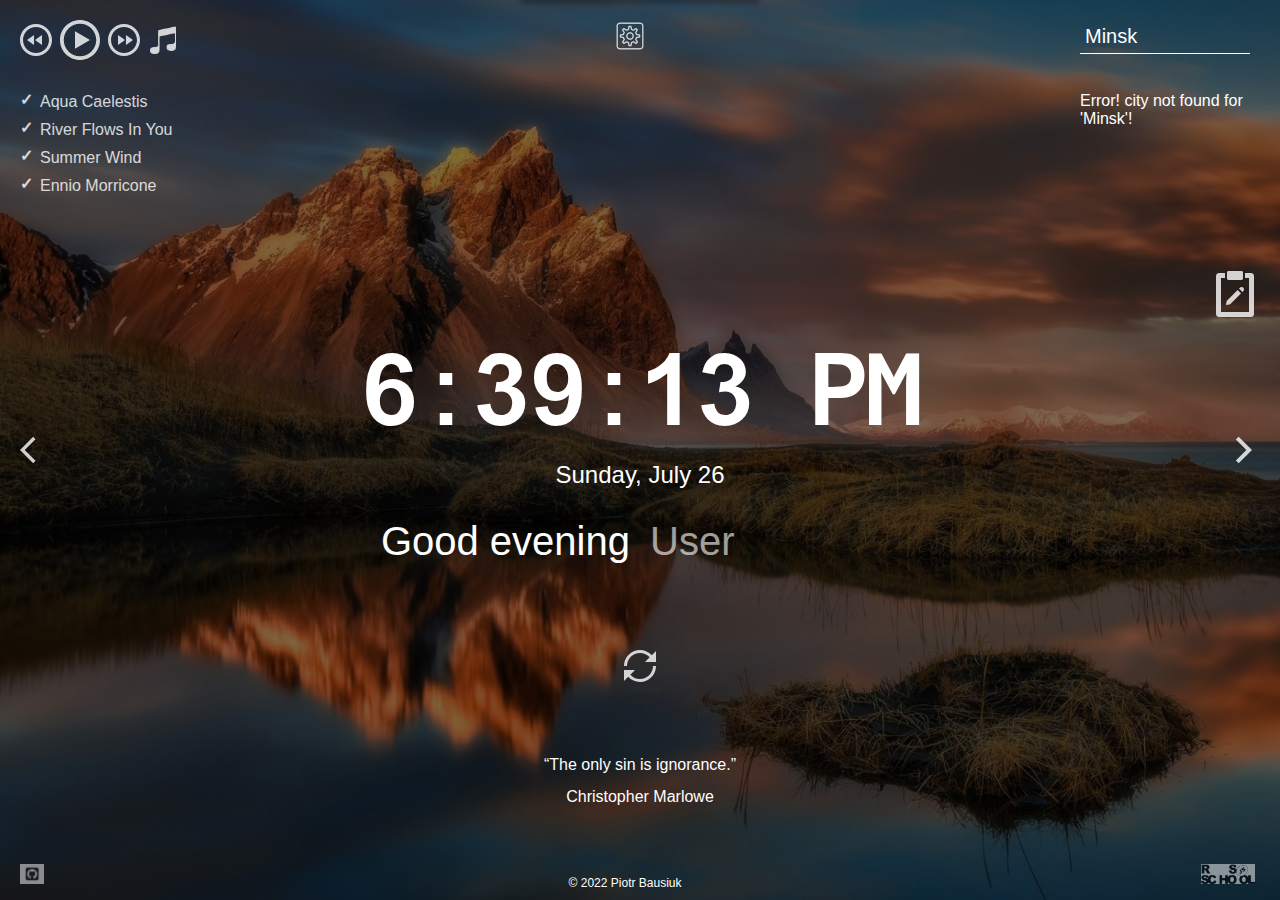
<file: momentum/index.html>
<!DOCTYPE html>
<html lang="en">
<head>
  <meta charset="UTF-8" />
  <meta name="viewport" content="width=device-width, initial-scale=1.0" />
  <link href="assets/favicon.ico" rel="shortcut icon" />
  <link rel="stylesheet" href="https://use.fontawesome.com/releases/v5.15.2/css/all.css">
  <link rel="stylesheet" href="css/owfont-regular.css" />
  <link rel="stylesheet" href="css/style.css" />
  <title>momentum</title>
</head>
<body>
  <header class="header">
    <div class="player">
      <div class="player-controls">
        <button class="play-prev player-icon"></button>
        <button class="play player-icon"></button>
        <button class="play-next player-icon"></button>
        <button class="my-player player-icon open-pop-up"></button>
      </div>
      <ul class="play-list"></ul>
    </div>
    <div class="setting-button">
      <button class="setting-btn player-icon open-setting"></button>
    </div>

    <div class="settings">
      <h2>Settings</h2>
      <div class="lang-container">
        <label for="language">Language:</label>
        <select class="change-lang" id="language">
          <option value="en" selected>English</option>
          <option value="ru">Russian</option>
        </select>
      </div>
      <div class="photo-source-container">
        <label for="photo-source">Photo Source:</label>
        <select class="change-photo-source" id="photo-source">
            <option value="github">GitHub</option>
            <option value="unsplash">Unsplash</option>
            <option value="flickr">Flickr</option>
        </select>
        <div id="photo-tags" style="display: block;">
          <input type="text" id="photo-tags-input" placeholder="enter a photo category">
      </div>
      </div>
      <div class="hide-block-container">
        <h4>Hide Blocks:</h4>
        <input type="checkbox" id="hide-time" name="hide-time" checked>
        <label for="hide-time">Time</label>
        <br>
        <input type="checkbox" id="hide-date" name="hide-date" checked>
        <label for="hide-date">Date</label>
        <br>
        <input type="checkbox" id="hide-greeting" name="hide-greeting" checked>
        <label for="hide-greeting">Greeting</label>
        <br>
        <input type="checkbox" id="hide-quote" name="hide-quote" checked>
        <label for="hide-quote">Quote of the Day</label>
        <br>
        <input type="checkbox" id="hide-weather" name="hide-weather" checked>
        <label for="hide-weather">Weather</label>
        <br>
        <input type="checkbox" id="hide-audio" name="hide-audio" checked>
        <label for="hide-audio">Audio Player</label>
        <br>
        <input type="checkbox" id="hide-todolist" name="hide-todolist" checked>
        <label for="hide-todolist">To Do List</label>
      </div>
      <div class="nav-close">
        <span class="close-line"></span>
        <span class="close-line"></span>
    </div>
    </div>
    
    <div class="weather">
      <input type="text" class="city" value="Minsk"/>
      <i class="weather-icon owf"></i>
      <div class="weather-error"></div>
      <div class="description-container">
        <span class="temperature"></span>
        <span class="weather-description"></span>
      </div>
      <div class="wind"></div>
      <div class="humidity"></div>
    </div>
    <div class="pop-up-player">
      <div class="audio-player">
        <div class="my-player-controls">
            <div class="player-buttons">
                <button class="prev-song audio-btn"><i class="fas fa-step-backward"></i></button>
                <button class="play-pause audio-btn"><i class="fas fa-play"></i></button>
                <button class="next-song audio-btn"><i class="fas fa-step-forward"></i></button>
            </div>
            <span class="song-name">Song name</span>
            <span class="song-author">Song author</span>
            <div class="time-container">
                <span id="current-time">0:00</span>
                <span id="duration">0:00</span>
            </div>
            <div class="progress-container">
                <div class="progress-bar"></div>
            </div>
            <div class="volume-container">
                <div class="volume-up"></div>
                <input type="range" class="volume-slider" min="0" max="1" step="0.1" value="1">
            </div>
        </div>
        <audio src="" class="audio"></audio>
     </div>
     <div class="song-list">
        <ul class="audio-my-list">
    
        </ul>
     </div>
    </div>
  </header>
  <main class="main">
    <div class="slider-icons">
      <button class="slide-prev slider-icon"></button>
      <button class="slide-next slider-icon"></button>
    </div>
    <time class="time"></time>
    <date class="date"></date>
    <div class="greeting-container">
      <span class="greeting"></span>
      <input type="text" class="name" placeholder="User" value=""/>
    </div>

    <div class="task-container">
      <div id="newtask">
        <input type="text" class="task-placeholder" onclick="event.stopPropagation()" placeholder="Task to be done..">
        <button id="push" onclick="event.stopPropagation()" class="push-add">Add</button>
      </div>
      <div id="tasks"></div>
    </div>

    <div class="icon-task-container">
      <button class="icon-task"></button>
    </div>

  </main>
  <footer class="footer">
    <button class="change-quote"></button>
    <div class="quote-author">
      <div class="quote"></div>
      <div class="author"></div>
    </div>
    <ul class="footer-list">
      <li class="footer-item"><a class="footer-link" href="https://github.com/PitLion"> <img src="assets/img/GitThumbnail.png" alt="logo" height="20"></a></li>
      <li class="footer-time">&copy; 2022 Piotr Bausiuk</li>
      <li class="footer-item"><a class="footer-link" href="https://rs.school/js/"><img src="assets/img/rsschool.png" alt="logo" height="20"></a></li>
  </ul>
  </footer>
  <script type="module" src="js/script.js"></script>
  <script src="js/audioplayer.js"></script>
  <script src="js/todo.js"></script>
  <!--<script src="js/hideblock.js"></script>-->
  <script src="js/index.js"></script>
</body>
</html>
</file>
<file: momentum/css/owfont-regular.css>
/*!
 *  owfont-regular 1.0.0 by Deniz Fuchidzhiev - http://websygen.com
 *  License - font: SIL OFL 1.1, css: MIT License
 */
/* FONT PATH
 * -------------------------- */
@font-face {
  font-family: 'owfont';
  src: url('../assets/fonts/owfont-regular.eot?v=1.0.0');
  src: url('../assets/fonts/owfont-regular.eot?#iefix&v=1.0.0') format('embedded-opentype'),
	   url('../assets/fonts/owfont-regular.woff') format('woff'),
	   url('../assets/fonts/owfont-regular.ttf') format('truetype'),
	   url('../assets/fonts/owfont-regular.svg#owf-regular') format('svg');
  font-weight: normal;
  font-style: normal;
}
.owf {
  display: inline-block;
  font: normal normal normal 14px/1 owfont;
  font-size: inherit;
  text-rendering: auto;
  -webkit-font-smoothing: antialiased;
  -moz-osx-font-smoothing: grayscale;
  transform: translate(0, 0);
}
/* makes the font 33% larger relative to the icon container */
.owf-lg {
  font-size: 1.33333333em;
  line-height: 0.75em;
  vertical-align: -15%;
}
.owf-2x {
  font-size: 2em;
}
.owf-3x {
  font-size: 3em;
}
.owf-4x {
  font-size: 4em;
}
.owf-5x {
  font-size: 5em;
}
.owf-fw {
  width: 1.28571429em;
  text-align: center;
}
.owf-ul {
  padding-left: 0;
  margin-left: 2.14285714em;
  list-style-type: none;
}
.owf-ul > li {
  position: relative;
}
.owf-li {
  position: absolute;
  left: -2.14285714em;
  width: 2.14285714em;
  top: 0.14285714em;
  text-align: center;
}
.owf-li.owf-lg {
  left: -1.85714286em;
}
.owf-border {
  padding: .2em .25em .15em;
  border: solid 0.08em #eeeeee;
  border-radius: .1em;
}
.owf-pull-right {
  float: right;
}
.owf-pull-left {
  float: left;
}
.owf.owf-pull-left {
  margin-right: .3em;
}
.owf.owf-pull-right {
  margin-left: .3em;
}

/* owfont uses the Unicode Private Use Area (PUA) to ensure screen
   readers do not read off random characters that represent icons */
   
/*   Weather Condition Codes    */
   
/*   Thunderstorm - - - - - - - - - - - - - - - - - - - - - - - - - - - - - - - - - - - -    */
   
/* thunderstorm with light rain */
.owf-200:before,
.owf-200-d:before,
.owf-200-n:before {
  content: "\EB28";
}
/* thunderstorm with rain */
.owf-201:before,
.owf-201-d:before,
.owf-201-n:before {
  content: "\EB29";
}
/* thunderstorm with heavy rain */
.owf-202:before,
.owf-202-d:before,
.owf-202-n:before {
  content: "\EB2A";
}
/*  light thunderstorm  */
.owf-210:before,
.owf-210-d:before,
.owf-210-n:before {
  content: "\EB32";
}
/*  thunderstorm  */
.owf-211:before,
.owf-211-d:before,
.owf-211-n:before {
  content: "\EB33";
}
/*   heavy thunderstorm   */
.owf-212:before,
.owf-212-d:before,
.owf-212-n:before {
  content: "\EB34";
}
/*   ragged thunderstorm   */
.owf-221:before,
.owf-221-d:before,
.owf-221-n:before {
  content: "\EB3D";
}
/*  thunderstorm with light drizzle    */
.owf-230:before,
.owf-230-d:before,
.owf-230-n:before {
  content: "\EB46";
}
/*  thunderstorm with drizzle     */
.owf-231:before,
.owf-231-d:before,
.owf-231-n:before {
  content: "\EB47";
}
/* thunderstorm with heavy drizzle     */
.owf-232:before,
.owf-232-d:before,
.owf-232-n:before {
  content: "\EB48";
}

/*   Drizzle - - - - - - - - - - - - - - - - - - - - - - - - - - - - - - - - - - - -    */

/*  light intensity drizzle */
.owf-300:before,
.owf-300-d:before,
.owf-300-n:before {
  content: "\EB8C";
}
/*  drizzle */
.owf-301:before,
.owf-301-d:before,
.owf-301-n:before {
  content: "\EB8D";
}
/*  heavy intensity drizzle  */
.owf-302:before,
.owf-302-d:before,
.owf-302-n:before {
  content: "\EB8E";
}
/*   light intensity drizzle rain  */
.owf-310:before,
.owf-310-d:before,
.owf-310-n:before {
  content: "\EB96";
}
/*  drizzle rain  */
.owf-311:before,
.owf-311-d:before,
.owf-311-n:before {
  content: "\EB97";
}
/* heavy intensity drizzle rain */
.owf-312:before,
.owf-312-d:before,
.owf-312-n:before {
  content: "\EB98";
}
/* shower rain and drizzle  */
.owf-313:before,
.owf-313-d:before,
.owf-313-n:before {
  content: "\EB99";
}
/* heavy shower rain and drizzle*/
.owf-314:before,
.owf-314-d:before,
.owf-314-n:before {
  content: "\EB9A";
}
/* shower drizzle */
.owf-321:before,
.owf-321-d:before,
.owf-321-n:before {
  content: "\EBA1";
}

/*   Rain - - - - - - - - - - - - - - - - - - - - - - - - - - - - - - - - - - - -    */

/* light rain  */
.owf-500:before,
.owf-500-d:before,
.owf-500-n:before {
  content: "\EC54";
}
/* moderate rain  */
.owf-501:before,
.owf-501-d:before,
.owf-501-n:before {
  content: "\EC55";
}
/* heavy intensity rain  */
.owf-502:before,
.owf-502-d:before,
.owf-502-n:before {
  content: "\EC56";
}
/* very heavy rain   */
.owf-503:before,
.owf-503-d:before,
.owf-503-n:before {
  content: "\EC57";
}
/* extreme rain    */
.owf-504:before,
.owf-504-d:before,
.owf-504-n:before {
  content: "\EC58";
}
/* freezing rain    */
.owf-511:before,
.owf-511-d:before,
.owf-511-n:before {
  content: "\EC5F";
}
/*  light intensity shower rain    */
.owf-520:before,
.owf-520-d:before,
.owf-520-n:before {
  content: "\EC68";
}
/* shower rain  */
.owf-521:before,
.owf-521-d:before,
.owf-521-n:before {
  content: "\EC69";
}
/*  heavy intensity shower rain  */
.owf-522:before,
.owf-522-d:before,
.owf-522-n:before {
  content: "\EC6A";
}
/* ragged shower rain  */
.owf-531:before,
.owf-531-d:before,
.owf-531-n:before {
  content: "\EC73";
}

/*   Snow - - - - - - - - - - - - - - - - - - - - - - - - - - - - - - - - - - - -    */

/* light snow  */
.owf-600:before,
.owf-600-d:before,
.owf-600-n:before {
  content: "\ECB8";
}
/*  snow  */
.owf-601:before,
.owf-601-d:before,
.owf-601-n:before {
  content: "\ECB9";
}
/*   heavy snow   */
.owf-602:before,
.owf-602-d:before,
.owf-602-n:before {
  content: "\ECBA";
}
/*  sleet  */
.owf-611:before,
.owf-611-d:before,
.owf-611-n:before {
  content: "\ECC3";
}
/*   shower sleet */
.owf-612:before,
.owf-612-d:before,
.owf-612-n:before {
  content: "\ECC4";
}
/* light rain and snow */
.owf-615:before,
.owf-615-d:before,
.owf-615-n:before {
  content: "\ECC7";
}
/* rain and snow  */
.owf-616:before,
.owf-616-d:before,
.owf-616-n:before {
  content: "\ECC8";
}
/* light shower snow  */
.owf-620:before,
.owf-620-d:before,
.owf-620-n:before {
  content: "\ECCC";
}
/* shower snow  */
.owf-621:before,
.owf-621-d:before,
.owf-621-n:before {
  content: "\ECCD";
}
/* heavy shower snow  */
.owf-622:before,
.owf-622-d:before,
.owf-622-n:before {
  content: "\ECCE";
}

/*   Atmosphere - - - - - - - - - - - - - - - - - - - - - - - - - - - - - - - - - - - -    */

/* mist */
.owf-701:before,
.owf-701-d:before,
.owf-701-n:before {
  content: "\ED1D";
}
/* smoke */
.owf-711:before,
.owf-711-d:before,
.owf-711-n:before {
  content: "\ED27";
}
/* haze */
.owf-721:before,
.owf-721-d:before,
.owf-721-n:before {
  content: "\ED31";
}
/* Sand/Dust Whirls */
.owf-731:before,
.owf-731-d:before,
.owf-731-n:before {
  content: "\ED3B";
}
/* Fog */
.owf-741:before,
.owf-741-d:before,
.owf-741-n:before {
  content: "\ED45";
}
/* sand */
.owf-751:before,
.owf-751-d:before,
.owf-751-n:before {
  content: "\ED4F";
}
/* dust */
.owf-761:before,
.owf-761-d:before,
.owf-761-n:before {
  content: "\ED59";
}
/*  VOLCANIC ASH  */
.owf-762:before,
.owf-762-d:before,
.owf-762-n:before {
  content: "\ED5A";
}
/* SQUALLS */
.owf-771:before,
.owf-771-d:before,
.owf-771-n:before {
  content: "\ED63";
}
/* TORNADO */
.owf-781:before,
.owf-781-d:before,
.owf-781-n:before {
  content: "\ED6D";
}

/*   Clouds - - - - - - - - - - - - - - - - - - - - - - - - - - - - - - - - - - - -    */

/*  sky is clear  */  /*  Calm  */
.owf-800:before,
.owf-800-d:before,
.owf-951:before,
.owf-951-d:before {
  content: "\ED80";
}
.owf-800-n:before,
.owf-951-n:before {
  content: "\F168";
}
/*  few clouds   */
.owf-801:before,
.owf-801-d:before {
  content: "\ED81";
}
.owf-801-n:before {
  content: "\F169";
}
/* scattered clouds */
.owf-802:before,
.owf-802-d:before {
  content: "\ED82";
}
.owf-802-n:before {
  content: "\F16A";
}
/* broken clouds  */
.owf-803:before,
.owf-803-d:before,
.owf-803-n:before {
  content: "\ED83";
}
/* overcast clouds  */
.owf-804:before,
.owf-804-d:before,
.owf-804-n:before {
  content: "\ED84";
}

/*   Extreme - - - - - - - - - - - - - - - - - - - - - - - - - - - - - - - - - - - -    */

/* tornado  */
.owf-900:before,
.owf-900-d:before,
.owf-900-n:before {
  content: "\EDE4";
}
/*  tropical storm  */
.owf-901:before,
.owf-901-d:before,
.owf-901-n:before {
  content: "\EDE5";
}
/* hurricane */
.owf-902:before,
.owf-902-d:before,
.owf-902-n:before {
  content: "\EDE6";
}
/* cold */
.owf-903:before,
.owf-903-d:before,
.owf-903-n:before {
  content: "\EDE7";
}
/* hot */
.owf-904:before,
.owf-904-d:before,
.owf-904-n:before {
  content: "\EDE8";
}
/* windy */
.owf-905:before,
.owf-905-d:before,
.owf-905-n:before {
  content: "\EDE9";
}
/* hail */
.owf-906:before,
.owf-906-d:before,
.owf-906-n:before {
  content: "\EDEA";
}

/*   Additional - - - - - - - - - - - - - - - - - - - - - - - - - - - - - - - - - - - -    */

/* Setting */
.owf-950:before,
.owf-950-d:before,
.owf-950-n:before {
  content: "\EE16";
}
/*  Light breeze  */
.owf-952:before,
.owf-952-d:before,
.owf-952-n:before {
  content: "\EE18";
}
/*  Gentle Breeze  */
.owf-953:before,
.owf-953-d:before,
.owf-953-n:before {
  content: "\EE19";
}
/*  Moderate breeze  */
.owf-954:before,
.owf-954-d:before,
.owf-954-n:before {
  content: "\EE1A";
}
/* Fresh Breeze  */
.owf-955:before,
.owf-955-d:before,
.owf-955-n:before {
  content: "\EE1B";
}
/* Strong  Breeze  */
.owf-956:before,
.owf-956-d:before,
.owf-956-n:before {
  content: "\EE1C";
}
/* High wind, near gale  */
.owf-957:before,
.owf-957-d:before,
.owf-957-n:before {
  content: "\EE1D";
}
/* Gale */
.owf-958:before,
.owf-958-d:before,
.owf-958-n:before {
  content: "\EE1E";
}
/*  Severe Gale  */
.owf-959:before,
.owf-959-d:before,
.owf-959-n:before {
  content: "\EE1F";
}
/* Storm */
.owf-960:before,
.owf-960-d:before,
.owf-960-n:before {
  content: "\EE20";
}
/*  Violent Storm  */
.owf-961:before,
.owf-961-d:before,
.owf-961-n:before {
  content: "\EE21";
}
/* Hurricane */
.owf-962:before,
.owf-962-d:before,
.owf-962-n:before {
  content: "\EE22";
}
</file>
<file: momentum/css/style.css>
@font-face {
  font-family: 'Arial-MT';
  src: url("../assets/fonts/Arial-MT.woff"); /* Путь к файлу со шрифтом */
 }

*,
*:before,
*:after {
  box-sizing: border-box;
  margin: 0;
  padding: 0;
}

body {
  min-width: 480px;
  min-height: 100vh;
  font-family: 'Arial', sans-serif;
  font-size: 16px;
  color: #fff;
  text-align: center;
  background: url("../assets/img/bg.jpg") center/cover, rgba(0, 0, 0, 0.5);
  background-blend-mode: multiply;
  transition: background-image 0.8s ease-in-out;
}

.header {
  position: relative;
  display: flex;
  justify-content: space-between;
  align-items: flex-start;
  width: 100%;
  height: 30vh;
  min-height: 220px;  
  padding: 20px;
}

/*pop up start*/
.pop-up-player {
  width: 55%;
  position: fixed;
  left: 8px;
  transform: scale(0);
  transition: .4s ease-in-out;
  z-index: 9;
}

.pop-up-active {
  transform: scale(100%);
}

/* Audio player styles */
.audio-player {
  background-color: rgb(105, 10, 113);
  color: #fff;
  display: flex;
  flex-direction: column;
  justify-content: center;
  align-items: center;
  min-height: 250px;
  padding: 20px;
}
.my-player-controls {
  display: flex;
  position: relative;
  flex-direction: column;
  justify-content: center;
  align-items: center;
  width: 100%;
  padding-top: 50px;
  margin-bottom: 20px;
}
.player-buttons {
  display: flex;
  flex-direction: row;
  justify-content: center;
  align-items: center;
  width: 100%;
  margin-bottom: 10px;
}
.audio-btn {
  background-color: transparent;
  border: none;
  color: #fff;
  cursor: pointer;
  font-size: 24px;
  margin: 0 10px;
  outline: none;
}
.audio-btn:hover {
  color: #ccc;
}
.play-pause {
  font-size: 36px;
}
.song-name {
  font-size: 20px;
  font-weight: bold;
  margin-bottom: 5px;
}
.song-author {
  font-size: 16px;
  margin-bottom: 10px;
}
.progress-container {
  background-color: #555;
  height: 5px;
  margin-bottom: 10px;
  width: 100%;
}
.progress-bar {
  background-color: #fff;
  height: 100%;
  width: 0;
}

.volume-container {
  display: flex;
  margin-top: 4px;
  justify-content: flex-end;
  align-items: flex-end;
  width: 100%;
}

.volume-up,
.volume-off {
  width: 16px;
  height: 16px;
  background-size: 16px 16px;
  background-position: center center;
  background-repeat: no-repeat;
  background-color: transparent;
  opacity: .8;
  cursor: pointer;
  transition: .3s;  
}

.volume-up {
  background-image: url("../assets/img/icons8-audio-16.png");
}

.volume-off {
  background-image: url("../assets/img/icons8-no-audio-16.png");
}

.volume-up:hover,
.volume-off:hover {
  opacity: 1;
}

.volume-up:active,
.volume-off:active {
  transform: scale(1.1);
}

.volume-slider {
  width: 15%;
}

.time-container {
  display: flex;
  justify-content: space-between;
  align-items: center;
  margin-bottom: 4px;
  width: 100%;
}

.time-container span {
  font-size: 16px;
}

.time-container span:first-child {
  margin-right: auto;
}

.time-container span:last-child {
  margin-left: auto;
}

/* Song list styles */
.song-list {
  background-color: #f2f2f2;
  padding: 20px;
  color: rgb(53, 28, 28);
  opacity: 0.9;
}
.audio-my-list {
  list-style: none;
  margin: 0;
  padding: 0;
}
.audio-my-list li {
  cursor: pointer;
  margin-bottom: 10px;
  padding: 10px;
}
.audio-my-list li:hover {
  background-color: #ccc;
}
/*pop up end*/

.player {
  opacity: 1;
  transition: 0.3s all linear;
}

.player-hide-active {
  opacity: 0;
}

.player-controls {
  display: flex;
  align-items: center;
  justify-content: space-between;
  /*width: 120px;*/
  width: 160px;
  margin-bottom: 28px;
}

.play-list {
  text-align: left;
}

.play-item {
  position: relative;
  padding: 5px;
  padding-left: 20px;
  list-style: none;
  opacity: .8;
  cursor: pointer;
  transition: .3s;
}

.play-item:hover {
  opacity: 1;
}

.play-item::before {
  content: "\2713";  
  position: absolute;
  left: 0;
  top: 2px;
  font-weight: 900;
}

.item-active::before {
  color: #C5B358;
}

.player-icon,
.slider-icon,
.change-quote {
  width: 32px;
  height: 32px;
  background-size: 32px 32px;
  background-position: center center;
  background-repeat: no-repeat;
  background-color: transparent;
  border: 0;
  outline: 0;
  opacity: .8;
  cursor: pointer;
  transition: .3s;  
}

.player-icon:hover,
.slider-icon:hover,
.change-quote:hover {
  opacity: 1;
}

.player-icon:active,
.slider-icon:active,
.change-quote:active {
  border: 0;
  outline: 0;  
  transform: scale(1.1);
}

.play {
  width: 40px;
  height: 40px;
  background-size: 40px 40px;
  background-image: url("../assets/svg/play.svg");
}

.pause {
  background-image: url("../assets/svg/pause.svg");
}

.play-prev {
  background-image: url("../assets/svg/play-prev.svg");
}

.my-player {
  background-image: url(../assets/img/icons-my-player.png);
}

.play-next {
  background-image: url("../assets/svg/play-next.svg");
}

/*setting start*/
.settings {
    position: fixed;
    display: flex;
    flex-direction: column;
    justify-content: space-between;
    align-items: flex-start;
    width: 240px;
    min-height: 320px;
    top: 0;
    left: 50%;
    margin: 0;
    padding: 20px 10px 10px 20px;
    background-image: linear-gradient(to top, rgba(126, 26, 181, 0.8), rgba(73, 116, 217, 1));
    /*background:  rgba(73, 116, 217, 0.96);*/
    box-shadow: 0px 4px 4px rgba(0, 0, 0, 0.25);
    border-radius: 5px;
    border-top-right-radius: 0;
    border-top-left-radius: 0;
    color: #262627;
    z-index: 20;
    transform: translate(-50%, -100%);
    transition: 0.2s all linear;
}

.settings-active {
    transform: translate(-50%, 0);
}

.nav-close {
  width: 30px;
  height: 30px;
  position: absolute;
  top: 8px;
  right: 8px;
  z-index: 30;
  opacity: 0.7;
}

.nav-close:hover {
  opacity: 1;
}

.close-line {
  display: block;
  width: 20px;
  height: 2px;
  background-color: #ffffff;
  position: absolute;
  top: 50%;
  border-radius: 1px;
}
.close-line:first-child {
  transform: translateY(-50%) rotate(45deg);
}
.close-line:last-child {
  transform: translateY(-50%) rotate(-45deg);
}

.setting-btn {
  background-image: url("../assets/img/icons8-автоматический-32.png");
}

/*.lang-container {
  display: flex;
  flex-direction: row;
  justify-content: space-between;
  row-gap: 5px;
  width: 65px;
  min-height: 14px;  
}*/

.change-lang,
.change-photo-source {
  letter-spacing: 1.2px;
  background: transparent;
  color: #ffffff;
  cursor: pointer;
  opacity: 0.6;
}

.change-lang:hover,
.change-photo-source:hover {
  opacity: 1;
}

option {
  color: black;
}

.hide-block-container {
  text-align: left;
}

#photo-tags {
  margin-top: 5px;
}

#photo-tags-input {
  width: 100%;
  font-size: 16px;
}
/*setting end*/

.weather {
  display: flex;
  flex-direction: column;
  justify-content: space-between;
  align-items: flex-start;
  row-gap: 5px;
  width: 180px;
  min-height: 180px;  
  text-align: left;
  opacity: 1;
  transition: 0.3s all linear;
}

.weather-hide-active {
  opacity: 0;
}

.weather-error {
  margin-top: -10px;
}

.description-container {
  display: flex;
  flex-wrap: wrap;
  justify-content: flex-start;
  align-items: center;
  column-gap: 12px;
}

.weather-icon {
  font-size: 44px;
}

.city {
  width: 170px;
  height: 34px;
  padding: 5px;
  font-size: 20px;
  line-height: 24px;
  color: #fff;  
  border: 0;
  outline: 0;
  border-bottom: 1px solid #fff;
  background-color: transparent;
}

.city::placeholder {  
  font-size: 20px;
  color: #fff;
  opacity: .6;
}

.main {
  position: relative;
  display: flex;
  flex-direction: column;
  justify-content: center;
  align-items: center;
  width: 100%;
  height: 40vh;
  min-height: 260px;  
  padding: 20px;
}

.slider-icon {
  position: absolute;
  top: 50%;
  margin-top: -16px;
  cursor: pointer;
}

.slide-prev {
  left: 20px;
  background-image: url("../assets/svg/slider-prev.svg");
}

.slide-next {
  right: 20px;
  background-image: url("../assets/svg/slider-next.svg");
}

.time {
  min-height: 124px;
  margin-bottom: 10px;
  font-family: 'Arial-MT';
  font-size: 100px;
  letter-spacing: -4px;
  opacity: 1;
  transition: 0.3s all linear;  
}

.hide-time-active {
  opacity: 0;
}

.date {
  min-height: 28px;
  font-size: 24px;
  margin-bottom: 20px;
  opacity: 1;
  transition: 0.3s all linear; 
}

.hide-date-active {
  opacity: 0;
}

.greeting-container {
  display: flex;
  flex-wrap: wrap;
  justify-content: stretch;
  align-items: center;
  min-height: 48px;
  width: 100vw;
  font-size: 40px;
  opacity: 1;
  transition: 0.3s all linear; 
}

.greeting-container-hide-active {
  opacity: 0;
}

.greeting {
  flex: 1;  
  padding: 10px;
  text-align: right;
}

.name {
  flex: 1;
  max-width: 50%;
  padding: 10px;
  font-size: 40px;
  text-align: left;
  color: #fff;
  background-color: transparent;
  border: 0;
  outline: 0;
}

.name::placeholder {
  color: #fff;
  opacity: .6;
}

/*task start*/
.task-container {
  width: 35%;
  position: absolute;
  top: 0;
  right: 70px;
  background: rgba(114, 16, 123, 0.6);
  border-radius: 10px;
  transition: .3s;
  transform: scale(0);
}

.task-container-open {
  transform: scale(100%);
}

#newtask{
  position: relative;
  padding: 30px 15px;
}
#newtask input{
  width: 75%;
  height: 45px;
  font-family: 'Poppins',sans-serif;
  font-size: 15px;
  border: 2px solid #d1d3d4;
  padding: 12px;
  color: #111111;
  font-weight: 500;
  position: relative;
  border-radius: 5px;
}
#newtask input:focus{
  outline: none;
  border-color: rgb(13, 117, 236);
}

#newtask button{
  position: relative;
  float: right;
  width: 20%;
  height: 45px;
  border-radius: 5px;
  font-family: 'Poppins',sans-serif;
  font-weight: 500;
  font-size: 14px;
  background-color: rgb(13, 117, 236);
  border: none;
  color: rgb(255, 255, 255);
  cursor: pointer;
  outline: none;
}
#tasks{
  background-color: rgba(255, 255, 255, 0.7);
  padding: 30px 20px;
  margin-top: 10px;
  border-radius: 10px;
  width: 100%;
  position: relative;
}
.task{
  background-color: #c5e1e6;
  height: 50px;
  margin-bottom: 8px;
  padding: 5px 10px;
  display: flex;
  border-radius: 5px;
  align-items: center;
  justify-content: space-between;
  border: 1px solid #939697;
  cursor: pointer;
  color: #111111;
}
.task span{
  font-family: 'Poppins',sans-serif;
  font-size: 15px;
  font-weight: 400;
}
.task button{
  background-color: rgb(10, 46, 164);
  color: rgb(255, 255, 255);
  height: 100%;
  width: 40px;
  border-radius: 5px;
  border: none;
  cursor: pointer;
  outline: none;
}

.completed{
  text-decoration: line-through;
}

.icon-task-container {
  position: absolute;
  width: 50px;
  height: 50px;
  top: 0;
  right: 20px;
  opacity: 1;
  transition: 0.3s all linear; 
}

.icon-task-container-hide-active {
  opacity: 0;
}

.icon-task {
  width: 50px;
  height: 50px;
  background-size: 50px 50px;
  background-image: url(../assets/img/icons8-task-50.png);
  background-position: center center;
  background-repeat: no-repeat;
  background-color: transparent;
  border: 0;
  outline: 0;
  opacity: .8;
  cursor: pointer;
  transition: .3s; 
  z-index: 15; 
}

.icon-task:hover {
  opacity: 1;
}

.icon-task:active {
  border: 0;
  outline: 0;  
  transform: scale(1.1);
}

/*task end*/

.footer {
  display: flex;
  flex-direction: column;
  justify-content: space-between;
  align-items: center;
  width: 100%;
  height: 30vh;
  min-height: 160px;  
  padding: 20px;
  padding-bottom: 10px;
}

.quote-author {
  opacity: 1;
  transition: 0.3s all linear; 
}

.quote-author-hide-active {
  opacity: 0;
}

.change-quote {
  margin-bottom: 30px;
  background-image: url("../assets/svg/reload.svg");  
}

.quote {
  min-height: 32px;
}

.author {
  min-height: 20px;
}

/*add rsschool*/
.footer ul {
  padding-top: 10px;
  margin: 0;
  list-style-type: none;
}

.footer ul a {
	margin-right: 5px;
	font-weight: 700;
	font-size: 14px;
	text-decoration: none;
	transition: all 0.4s;
}

.footer-list {
  display: flex;
  justify-content: space-between;
  align-items: center;
  width: 100%;
  margin: 0 auto;
  padding: 0;
  font-size: 12px;
  font-weight: 400;
  color: white;
}

.footer-link {
  opacity: 0.5;
}

.footer-link:hover {
  opacity: 0.9;
}

.footer-time {
  margin-top: 15px;
}

/*.footer-item:hover {
  transform: scale(1.1, 1.1 );
}*/

@media (max-width: 768px) {
  .time {
    min-height: 80px;
    font-size: 72px;    
  }

  .greeting-container {
    min-height: 40px;
    font-size: 32px;
  }

  .greeting {
    padding: 5px;
  }

  .name {
    font-size: 32px;
    padding: 5px;
  }
}
</file>
